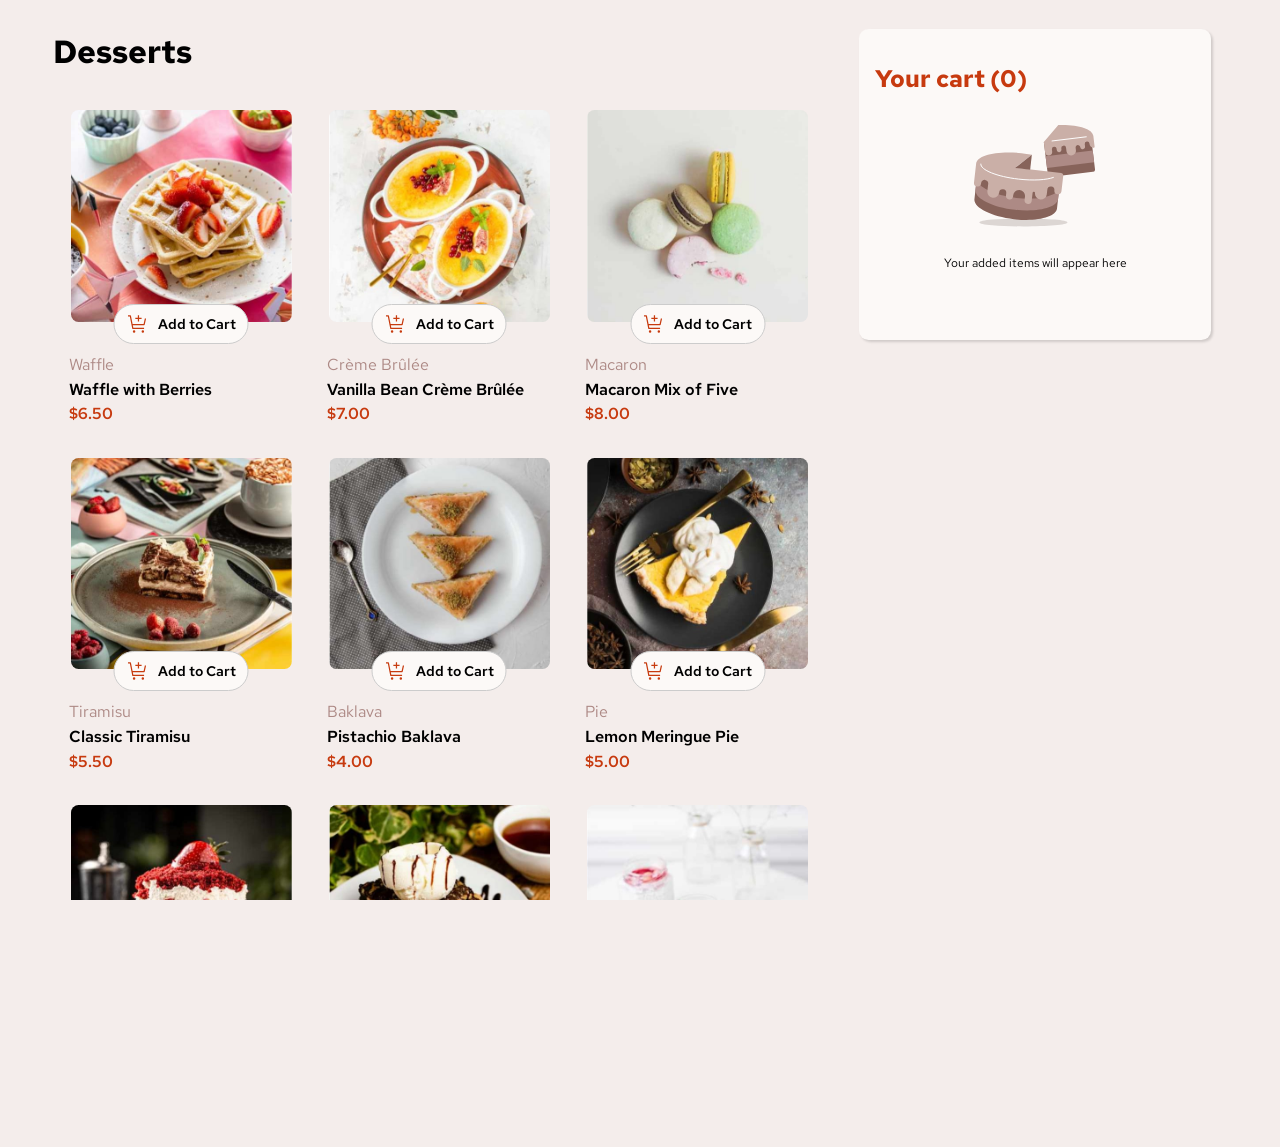
<file: index.html>
<!DOCTYPE html>
<html lang="en">
<head>
    <meta charset="UTF-8">
    <meta name="viewport" content="width=device-width, initial-scale=1.0">
    <title>Shopping Cart</title>
    <link rel="stylesheet" href="./src/reset.css">
    <link rel="stylesheet" href="./src/styles.css">
    <link rel="preconnect" href="https://fonts.googleapis.com">
    <link rel="preconnect" href="https://fonts.gstatic.com" crossorigin>
    <link href="https://fonts.googleapis.com/css2?family=Red+Hat+Text:ital,wght@0,300..700;1,300..700&display=swap" rel="stylesheet">
</head>
<body>
<main id="root"></main>
<script src="./src/script.js" type="module"></script>
</body>
</html>
</file>
<file: src/styles.css>
:root {
    --red: hsl(14, 86%, 42%);
    --green: hsl(159, 69%, 38%);
    --rose-50: hsl(20, 50%, 98%);
    --rose-100: hsl(13, 31%, 94%);
    --rose-300: hsl(14, 25%, 72%);
    --rose-400: hsl(7, 20%, 60%);
    --rose-500: hsl(12, 20%, 44%);
    --rose-900: hsl(14, 65%, 9%);
    --main-font: "Red Hat Text", sans-serif;
}

body, html {
    width: 100vw;
    height: 100vh;
    font-family: var(--main-font);
    background: var(--rose-100);
    overflow-y: auto;
    overflow-x: hidden;
}

#root {
    width: auto;
    height: auto;
    max-width: 1440px;
    margin: 0 auto;
    justify-content: center;
    display: flex;
}

.no-display {
    display: none !important;
    opacity: 0;
}

.grid {
    display: grid;
}

#home-grid {
    grid-template-columns: minmax(0, 1fr) minmax(16rem, 24rem);
    margin: 0 auto;
    gap: 1rem;
    width: min(100% - 2rem, 1200px);
    padding: .8rem;
}

#home-grid #dessert-con {
    grid-column: 1 / 2;
}

#dessert-con #item-grid {
    grid-template-columns: repeat(3, auto);
    overflow-y: auto;
}

#home-grid .grid-right  {
    display: flex;
    flex-direction: column;
    grid-column: 2 / 3;
    justify-content: flex-start;
    height: 100%;
    width: 100%;

    margin: 0 auto;
    padding: 1rem;
}

#home-grid .grid-right #cart-list {
    overflow-x: hidden;
    overflow-y: auto;
    max-height: 1000px;
    padding: .8rem;
}

#home-grid .grid-right #cart-list-con {
    background: var(--rose-50);
    padding: 1rem;
    border-radius: .6rem;
    box-shadow: rgba(0, 0, 0, 0.15) 2px 2px 2.6px;
}

#cart-list-con > h2 {
    color: var(--red);
}

.cart-placeholder {
    display: flex;
    align-items: center;
    justify-content: center;
    flex-direction: column;
    width: auto;
}

.btn-con {
    display: flex;
    justify-content: space-evenly;
}

.carbon-con {
    display: flex;
    align-items: center;
    justify-content: center;
    gap: .6rem;
    background: var(--rose-50);
    border-radius: .6rem;
}

.carbon-text {
    font-weight: 600;
}

.item-card {
    padding: 1rem;
    width: auto;
    height: auto;
    display: flex;
}

.item-card > div {
    display: flex;
    flex-direction: column;
    gap: 2rem;
}

.item-card .img-con {
    max-width: 225px;
    margin: 0;
}

.item-img {
    width: 100%;
    height: 100%;
    display: block;
    border-radius: .6rem;
    border: 2px solid transparent;
}

.item-img.active {
    border: 2px solid var(--red);
}

.item-card .card-top {
    position: relative;
}

.item-card .card-btns {
    position: absolute;
    bottom: 0;
    left: 50%;
    transform: translate(-50%, 50%);
    display: flex;
    width: 60%;
    border-radius: 2rem;
    height: 40px;

}

.item-card .card-btns.multi {
    background: var(--red);
    justify-content: space-between;
    align-items: center;
    width: 60%;

}

.btn {
    border: 1px solid #ccc;
    align-items: center;
    display: inline-flex;
    background: transparent;
    cursor: pointer;
    transition: transform .2s ease;
}

.btn:active {
    transform: translateY(2px);
}

.btn.cart-btn {
    border-radius: 1rem;
    padding: .4rem .8rem;
    min-width: 125px;
    justify-content: center;
}

.btn.cart-btn.confirm {
    background: var(--red);
    color: var(--rose-50);
}

.btn.cart-btn.empty {
    color: var(--red);
    background: var(--rose-50);
}

.btn.small {
    border-radius: 50%;
    height: 50%;
    max-width: min-content;
    margin: 0 .6rem;
    padding: .2rem;
    border: 2px solid var(--rose-50);
}

.btn.small svg { color: var(--rose-50); }
.btn.remove { border: 2px solid var(--rose-300); }
.btn.remove:hover { border: 2px solid var(--rose-500); }
.btn.remove svg { color: var(--rose-300); }
.btn.remove:hover svg { color: var(--rose-500); }
.btn.chng-qty:not(.single):hover, .confirm:hover { background: var(--rose-50) !important; color: var(--red) !important; }
.btn.chng-qty:not(.single):hover svg { color: var(--red); }
.cart-btn.empty:hover { background: var(--red); color: var(--rose-50); }
.btn.new-order { width: 100%; padding: .6rem; border-radius: 2rem; }

#cart-increment.single {
    background: var(--rose-50);
    width: 100%;
    border-radius: 2rem;
    align-items: center;
    justify-content: center;
    gap: .6rem;
    font-size: 14px;
    font-weight: 600;
}

#cart-increment.single:hover {
    border: 1px solid var(--red);
    color: var(--red);
}

.cart-qty {
    color: var(--rose-50);
    font-size: 14px;
}

.item-card .card-bot {
    display: flex;
    flex-direction: column;
    gap: .4rem 0;
}

.item-card .card-bot > * {
    margin: 0;
}

.card-bot .item-category {
    color: var(--rose-400);
}

.card-bot .item-name {
    font-weight: 600;
}

.card-bot .item-price {
    font-weight: 600;
    color: var(--red);
}

.cart-item {
    display: flex;
    width: 100%;
    align-items: center;
    justify-content: space-between;
    border-bottom: 1px solid var(--rose-100);
    padding: .4rem;
}

.cart-item > div {
    align-items: center;
    display: flex;
    flex-direction: column;
    gap: .6rem;
}

.cart-item .cart-item-name {
    margin: 0;
    overflow-wrap: anywhere;
}

.cart-item .cart-item-qty {
    color: var(--red);
    font-weight: 600;
}

.cart-item .cart-item-total {
    font-weight: 600;
    color: var(--rose-500);
    flex: 0 0 auto;
    white-space: nowrap;
}

.cart-item .cart-item-info {
    display: flex;
    gap: 0 .6rem;
    justify-content: flex-start;
    text-align: left;
    align-self: flex-start;
}

.cart-item .cart-item-info > p { margin: 0; }

#cart-bottom {
    display: flex;
    flex-direction: column;
    justify-content: space-evenly;
    gap: 1rem;
}

.total-con {
    display: flex;
    align-items: center;
    justify-content: space-between;
}

#order-confirmation-modal {
    border-radius: .8rem;
    width: 600px;
    height: min-content;
    max-width: 90vw;
    max-height: 85vh;
    position: relative;
    background: var(--rose-50);
    border: none;
    z-index: 1000;
}

#order-confirmation-modal::backdrop {
    background-color: rgba(0, 0, 0, 0.7);
}

#order-confirmation-modal h2, #order-confirmation-modal p { margin: 0; }

#order-confirmation-modal > div > h2, #order-confirmation-modal > div > p { margin: .4rem; }

#order-confirmation-modal > div {
    display: flex;
    flex-direction: column;
    padding: 1rem;
    justify-content: flex-start;
    height: 100%;
}

.confirm-list .cart-item {
    width: auto;
    max-width: 100%;
    min-height: 4rem;
    padding: 1rem;
    border-bottom: 1px solid #ccc;
    margin: 0 auto;
}

.confirm-list .cart-item .confirmed-item {
    display: flex;
    flex-direction: row;
    width: 100%;
    align-items: center;
    gap: .8rem;
    min-width: 0;
}

#order-confirmation-modal .confirmed-item .cart-item-info {
    display: flex;
    flex-direction: column;
    align-self: center;
    flex: 1 1 auto;
    min-width: 0;
    width: auto;
}

#order-confirmation-modal .confirmed-item .cart-item-info  > div {
    display: flex;
    gap: .6rem;
}

#order-confirmation-modal .confirmed-item > figure {
    flex: 0 0 48px;
    width: 48px;
    height: 48px;
    margin: 0;
}

#order-confirmation-modal .cart-item .cart-item-name {
    grid-column: 1 / 3;
    grid-row: 1 / 2;
    white-space: nowrap;
    overflow: hidden;
    text-overflow: ellipsis;
    width: auto;
    max-width: 100%;
}

#order-confirmation-modal .cart-item .cart-item-qty {
    grid-column: 1 / 2;
    grid-row: 2 / 3;

}

#order-confirmation-modal .cart-item .cart-item-price {
    grid-column: 2 / 3;
    grid-row: 2 / 3;
}

#order-confirmation-modal .confirmed-item > figure img {
    width: 100%;
    height: 100%;
    object-fit: cover;
    display: block;
    border-radius: .4rem;
}

#order-confirmation-modal .confirm-list {
    background: var(--rose-100);
    border-radius: .6rem;
    padding: 1rem;
    margin: 1rem 0;
}

#order-confirmation-modal #close-modal {
    border: none;
    position: absolute;
    top: .5rem;
    right: .25rem;
}

#order-confirmation-modal .total-con {
    width: auto;
    align-items: center;
    margin: 1rem 0;
}

#toast-con {
    position: fixed;
    bottom: 0;
    left: 50%;
    transform: translate(-50%, -50%);
    z-index: 100;
}

.toast {
    border-radius: 1rem;
    padding: .6rem;
    border: 1px solid #ccc;
    font-weight: 600;
    font-size: 12px;
    animation: fadeIn .4s ease-in forwards;
    box-shadow: rgba(0, 0, 0, 0.15) 2px 2px 2.6px;
}

.toast.error {
    background-color: red;
}

.toast.success {
    background-color: green;
}

@keyframes fadeIn {
    from {
        opacity: 0;
    }
    to {
        opacity: 1;
    }
}

.txt-sml { font-size: 12px; }
.txt-med { font-size: 14px; }
.txt-lrg { font-size: 16px; }
.txt-xlg { font-size: 18px; }

@media (width < 500px) {

    #home-grid {
        display: flex;
        flex-direction: column;
    }

    #dessert-con #item-grid {
        display: flex;
        flex-direction: column;
        justify-content: center;
        align-items: center;
    }

    .item-card, .item-card .img-con, .item-card > div {
        width: 100%;

    }

    .item-card .img-con {
        max-width: none;
    }

    #order-confirmation-modal.modal-mobile {
        position: fixed;
        inset: auto 0 0 0;
        margin: 0;
        width: 100%;
        max-width: 100%;
        height: auto;
        max-height: 85vh;
        border-radius: .6rem .6rem 0 0;
        overflow-x: hidden;
        transform: translateY(100%);
        transition: transform .3s ease-out,
        overlay .3s ease-out allow-discrete,
        display .3s ease-out allow-discrete;
    }


    #order-confirmation-modal.modal-mobile[open] {
        transform: translateY(0);
    }

    #order-confirmation-modal.modal-mobile {
        font-size: 10px;
    }

    @starting-style {
        #order-confirmation-modal.modal-mobile[open] {
            transform: translateY(100%);
        }
    }
}
</file>
